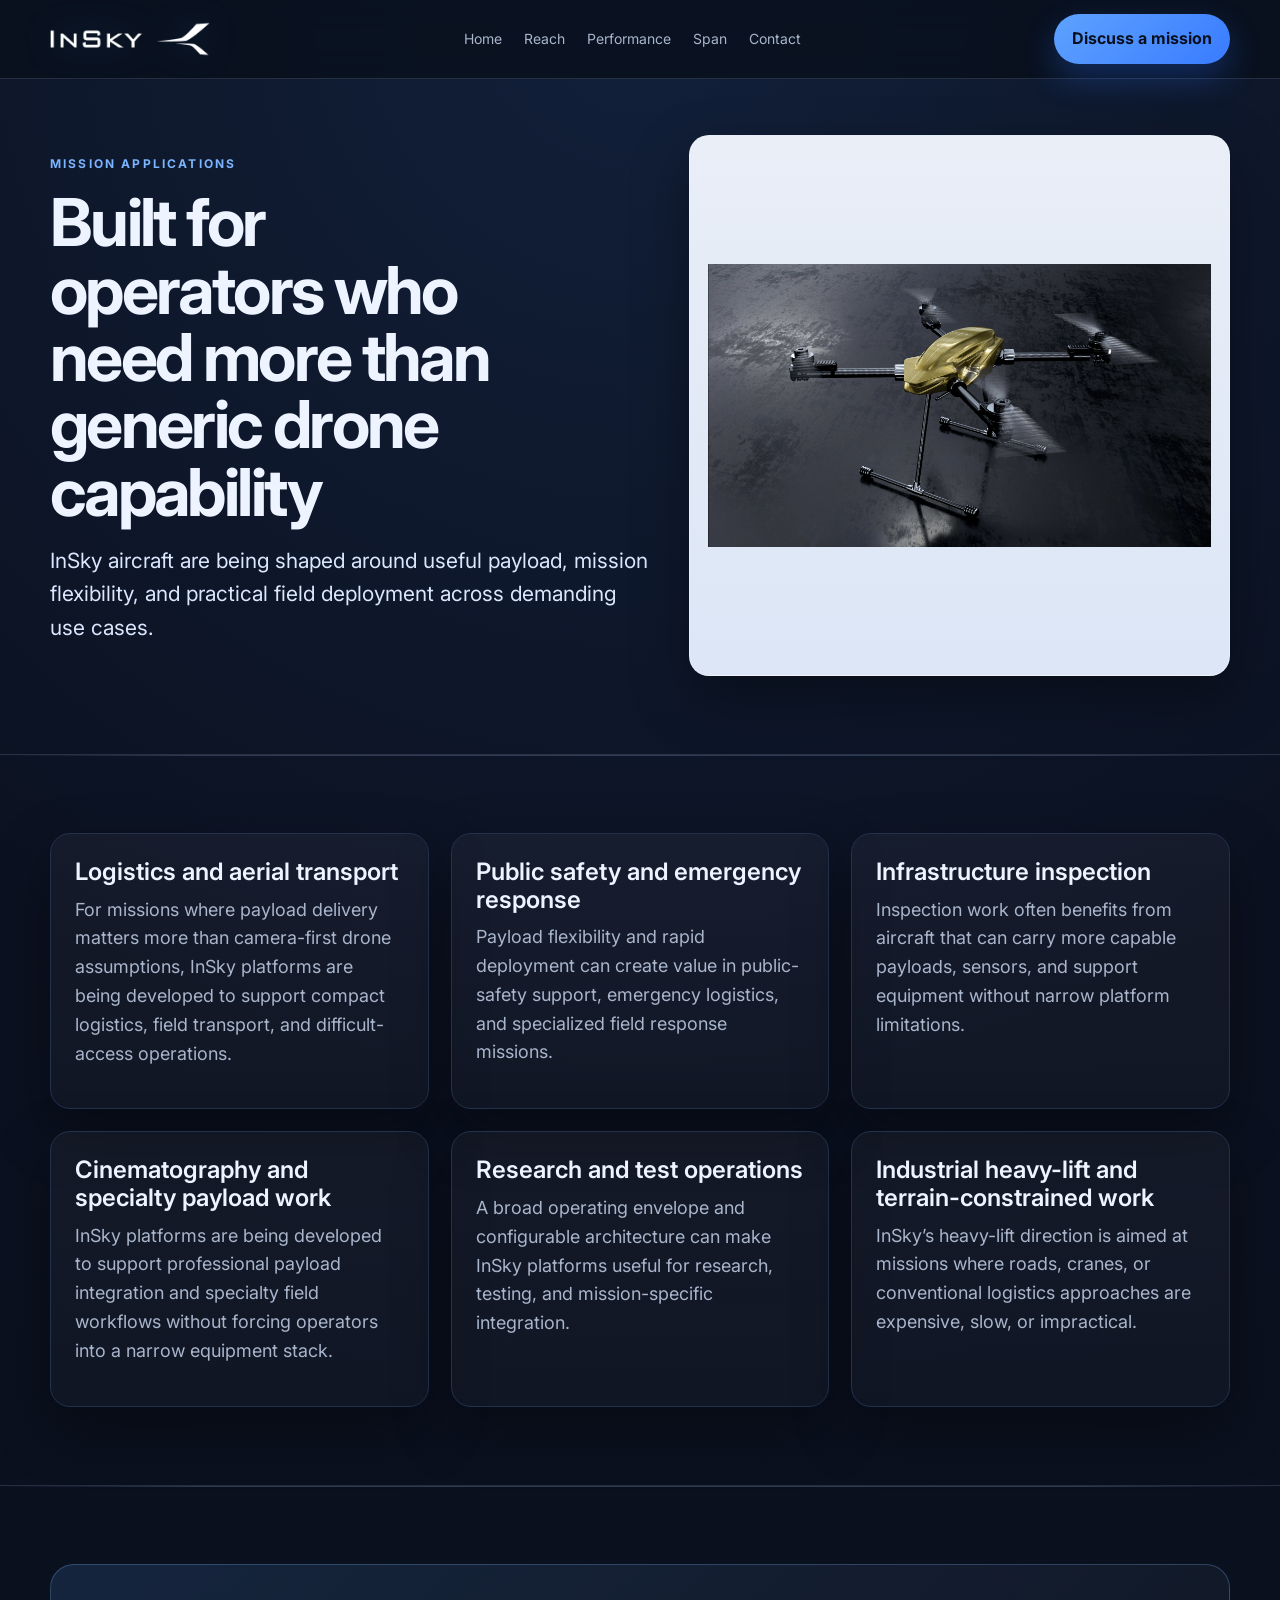
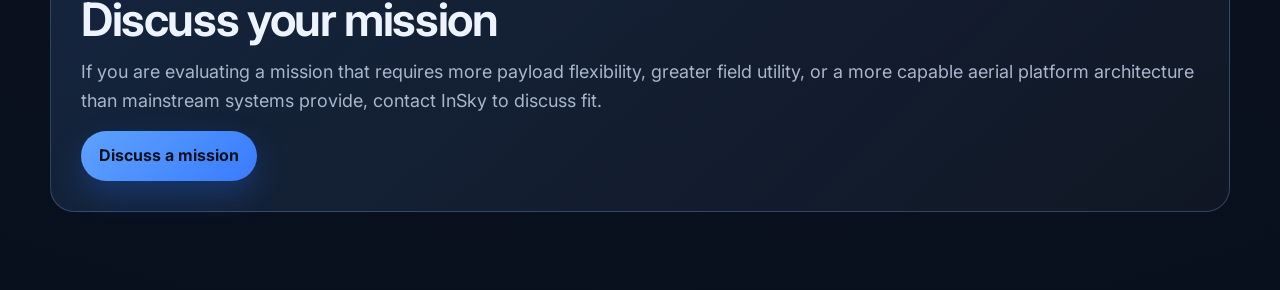
<file: applications.html>
<!DOCTYPE html>
<html lang="en">
<head>
  <meta charset="utf-8" />
  <meta name="viewport" content="width=device-width, initial-scale=1" />
  <title>InSky Applications</title>
  <meta name="description" content="Mission applications for InSky aerial platforms across logistics, public safety, inspection, research, and industrial field use." />
  <link rel="preconnect" href="https://fonts.googleapis.com">
  <link rel="preconnect" href="https://fonts.gstatic.com" crossorigin>
  <link href="https://fonts.googleapis.com/css2?family=Inter:wght@400;500;600;700&display=swap" rel="stylesheet">
  <link rel="stylesheet" href="./styles.css" />
</head>
<body>
  <header class="site-header">
    <div class="container nav">
      <a href="./index.html" class="brand"><img src="./logo-insky2.png" alt="InSky"></a>
      <nav class="nav-links">
        <a href="./index.html">Home</a>
        <a href="./legal.html">Reach</a>
        <a href="./performance.html">Performance</a>
        <a href="./span.html">Span</a>
        <a href="./index.html#contact">Contact</a>
      </nav>
      <a class="cta" href="./index.html#contact">Discuss a mission</a>
    </div>
  </header>

  <main>
    <section class="hero">
      <div class="container hero-grid">
        <div>
          <span class="eyebrow">Mission applications</span>
          <h1>Built for operators who need more than generic drone capability</h1>
          <p class="lead">InSky aircraft are being shaped around useful payload, mission flexibility, and practical field deployment across demanding use cases.</p>
        </div>
        <div class="hero-visual">
          <img src="./assets/reach-hero.jpg" alt="InSky Reach front render">
        </div>
      </div>
    </section>

    <section class="section">
      <div class="container cards-3">
        <div class="card"><h3>Logistics and aerial transport</h3><p>For missions where payload delivery matters more than camera-first drone assumptions, InSky platforms are being developed to support compact logistics, field transport, and difficult-access operations.</p></div>
        <div class="card"><h3>Public safety and emergency response</h3><p>Payload flexibility and rapid deployment can create value in public-safety support, emergency logistics, and specialized field response missions.</p></div>
        <div class="card"><h3>Infrastructure inspection</h3><p>Inspection work often benefits from aircraft that can carry more capable payloads, sensors, and support equipment without narrow platform limitations.</p></div>
        <div class="card"><h3>Cinematography and specialty payload work</h3><p>InSky platforms are being developed to support professional payload integration and specialty field workflows without forcing operators into a narrow equipment stack.</p></div>
        <div class="card"><h3>Research and test operations</h3><p>A broad operating envelope and configurable architecture can make InSky platforms useful for research, testing, and mission-specific integration.</p></div>
        <div class="card"><h3>Industrial heavy-lift and terrain-constrained work</h3><p>InSky’s heavy-lift direction is aimed at missions where roads, cranes, or conventional logistics approaches are expensive, slow, or impractical.</p></div>
      </div>
    </section>

    <section class="section">
      <div class="container band">
        <h2>Discuss your mission</h2>
        <p>If you are evaluating a mission that requires more payload flexibility, greater field utility, or a more capable aerial platform architecture than mainstream systems provide, contact InSky to discuss fit.</p>
        <a class="cta" href="./index.html#contact">Discuss a mission</a>
      </div>
    </section>
  </main>
</body>
</html>
</file>
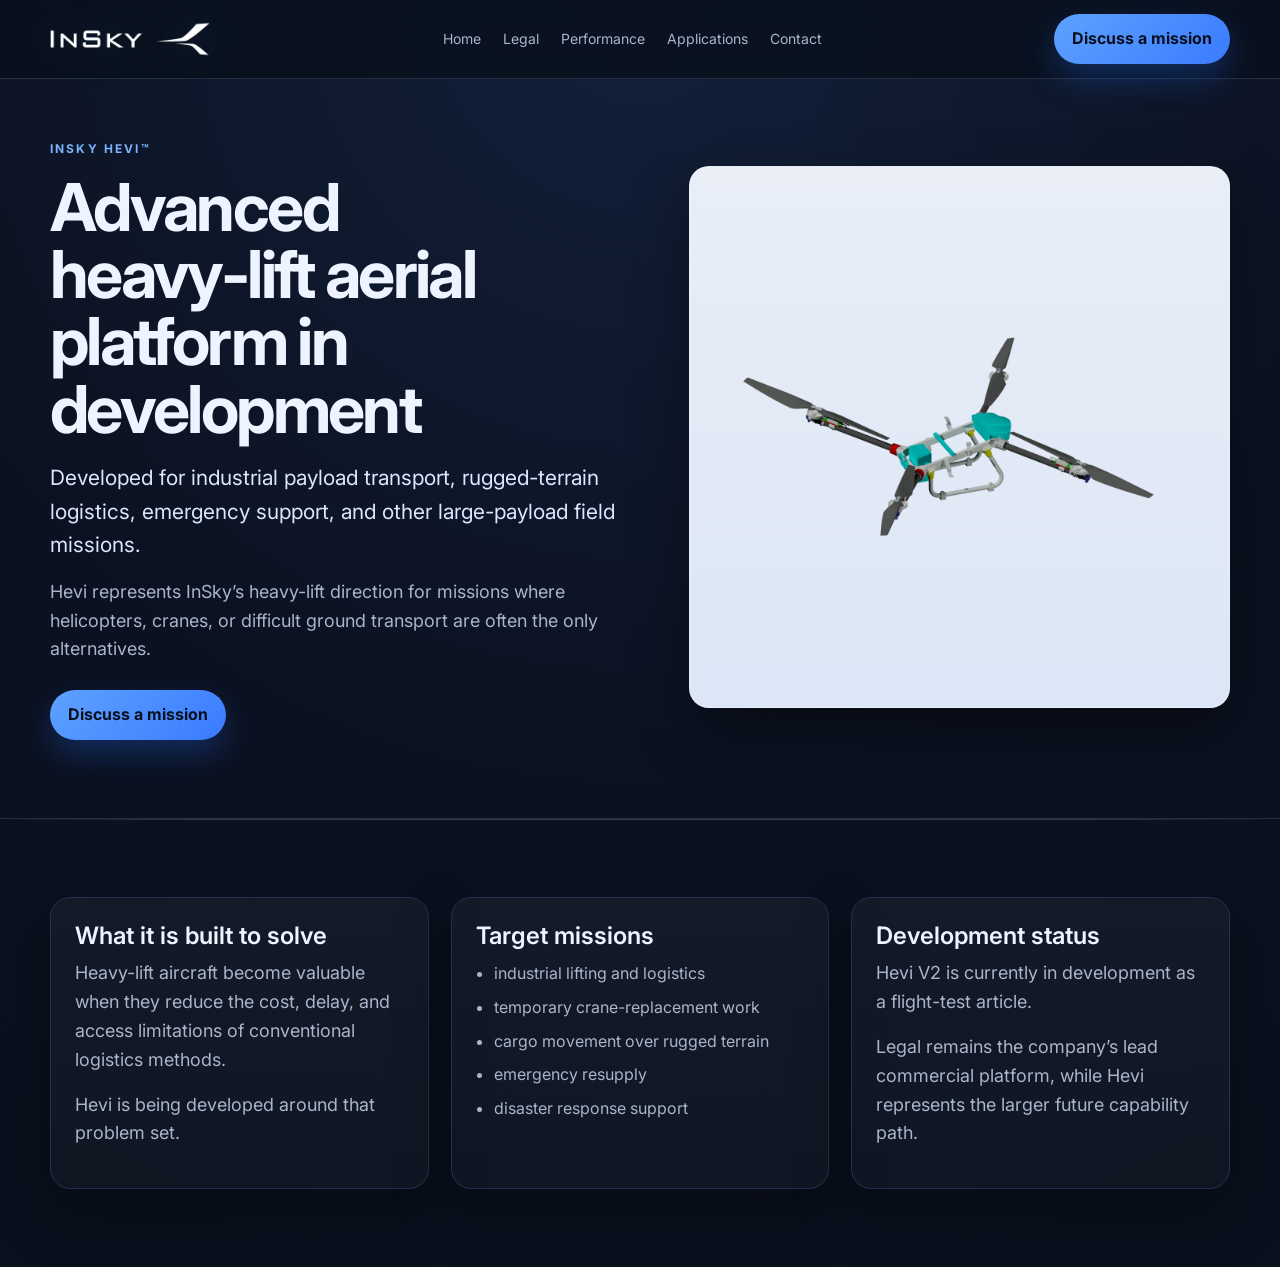
<file: hevi.html>
<!DOCTYPE html>
<html lang="en">
<head>
  <meta charset="utf-8" />
  <meta name="viewport" content="width=device-width, initial-scale=1" />
  <title>InSky Hevi — Heavy-Lift Platform in Development</title>
  <meta name="description" content="InSky Hevi is an advanced heavy-lift aerial platform in development for industrial payload transport, rugged-terrain logistics, emergency support, and large-payload field missions." />
  <link rel="preconnect" href="https://fonts.googleapis.com">
  <link rel="preconnect" href="https://fonts.gstatic.com" crossorigin>
  <link href="https://fonts.googleapis.com/css2?family=Inter:wght@400;500;600;700&display=swap" rel="stylesheet">
  <link rel="stylesheet" href="./styles.css" />
</head>
<body>
  <header class="site-header">
    <div class="container nav">
      <a href="./index.html" class="brand"><img src="./logo-insky2.png" alt="InSky"></a>
      <nav class="nav-links">
        <a href="./index.html">Home</a>
        <a href="./legal.html">Legal</a>
        <a href="./performance.html">Performance</a>
        <a href="./applications.html">Applications</a>
        <a href="./index.html#contact">Contact</a>
      </nav>
      <a class="cta" href="./index.html#contact">Discuss a mission</a>
    </div>
  </header>

  <main>
    <section class="hero">
      <div class="container hero-grid">
        <div>
          <span class="eyebrow">InSky Hevi™</span>
          <h1>Advanced heavy-lift aerial platform in development</h1>
          <p class="lead">Developed for industrial payload transport, rugged-terrain logistics, emergency support, and other large-payload field missions.</p>
          <p>Hevi represents InSky’s heavy-lift direction for missions where helicopters, cranes, or difficult ground transport are often the only alternatives.</p>
          <div class="button-row">
            <a class="cta" href="./index.html#contact">Discuss a mission</a>
          </div>
        </div>
        <div class="hero-visual">
          <img src="./assets/hevi-proto.png" alt="InSky Hevi prototype render">
        </div>
      </div>
    </section>

    <section class="section">
      <div class="container cards-3">
        <div class="card">
          <h3>What it is built to solve</h3>
          <p>Heavy-lift aircraft become valuable when they reduce the cost, delay, and access limitations of conventional logistics methods.</p>
          <p>Hevi is being developed around that problem set.</p>
        </div>
        <div class="card">
          <h3>Target missions</h3>
          <ul class="list">
            <li>industrial lifting and logistics</li>
            <li>temporary crane-replacement work</li>
            <li>cargo movement over rugged terrain</li>
            <li>emergency resupply</li>
            <li>disaster response support</li>
          </ul>
        </div>
        <div class="card">
          <h3>Development status</h3>
          <p>Hevi V2 is currently in development as a flight-test article.</p>
          <p>Legal remains the company’s lead commercial platform, while Hevi represents the larger future capability path.</p>
        </div>
      </div>
    </section>
  </main>
</body>
</html>
</file>
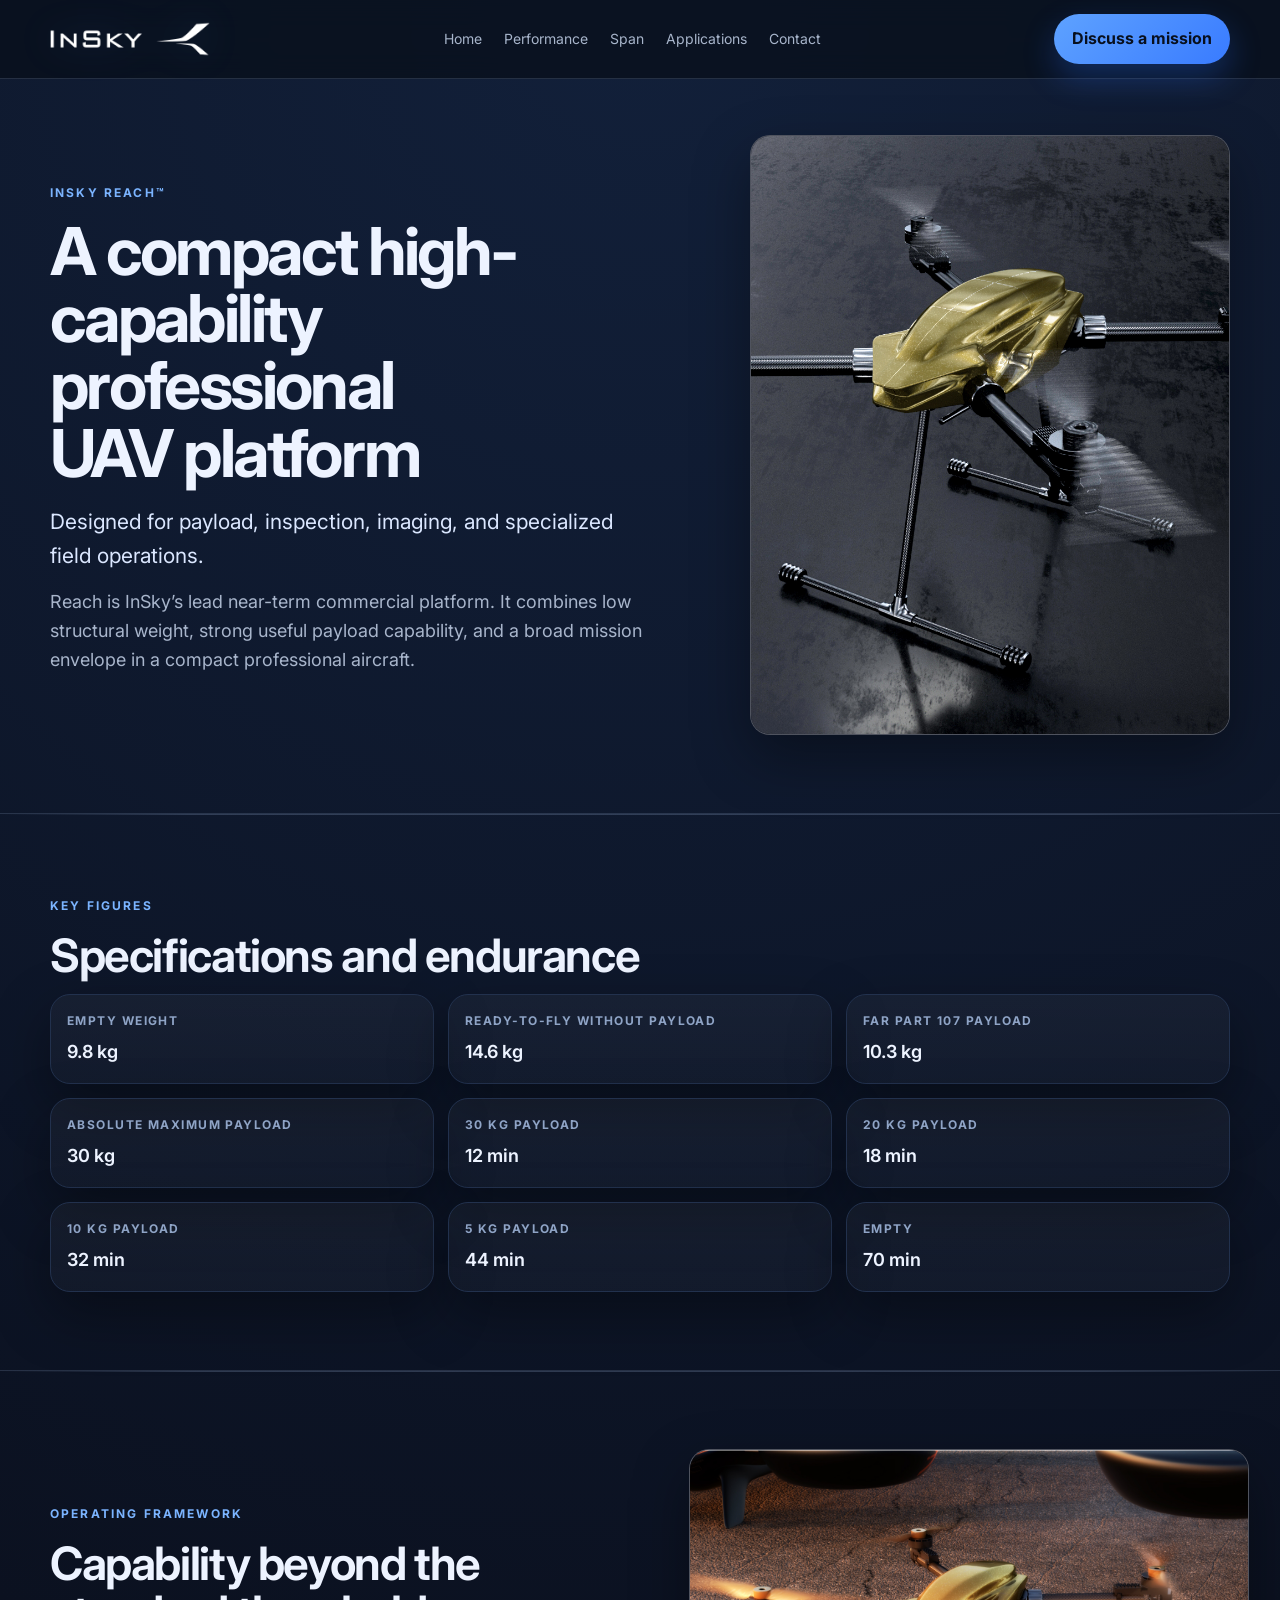
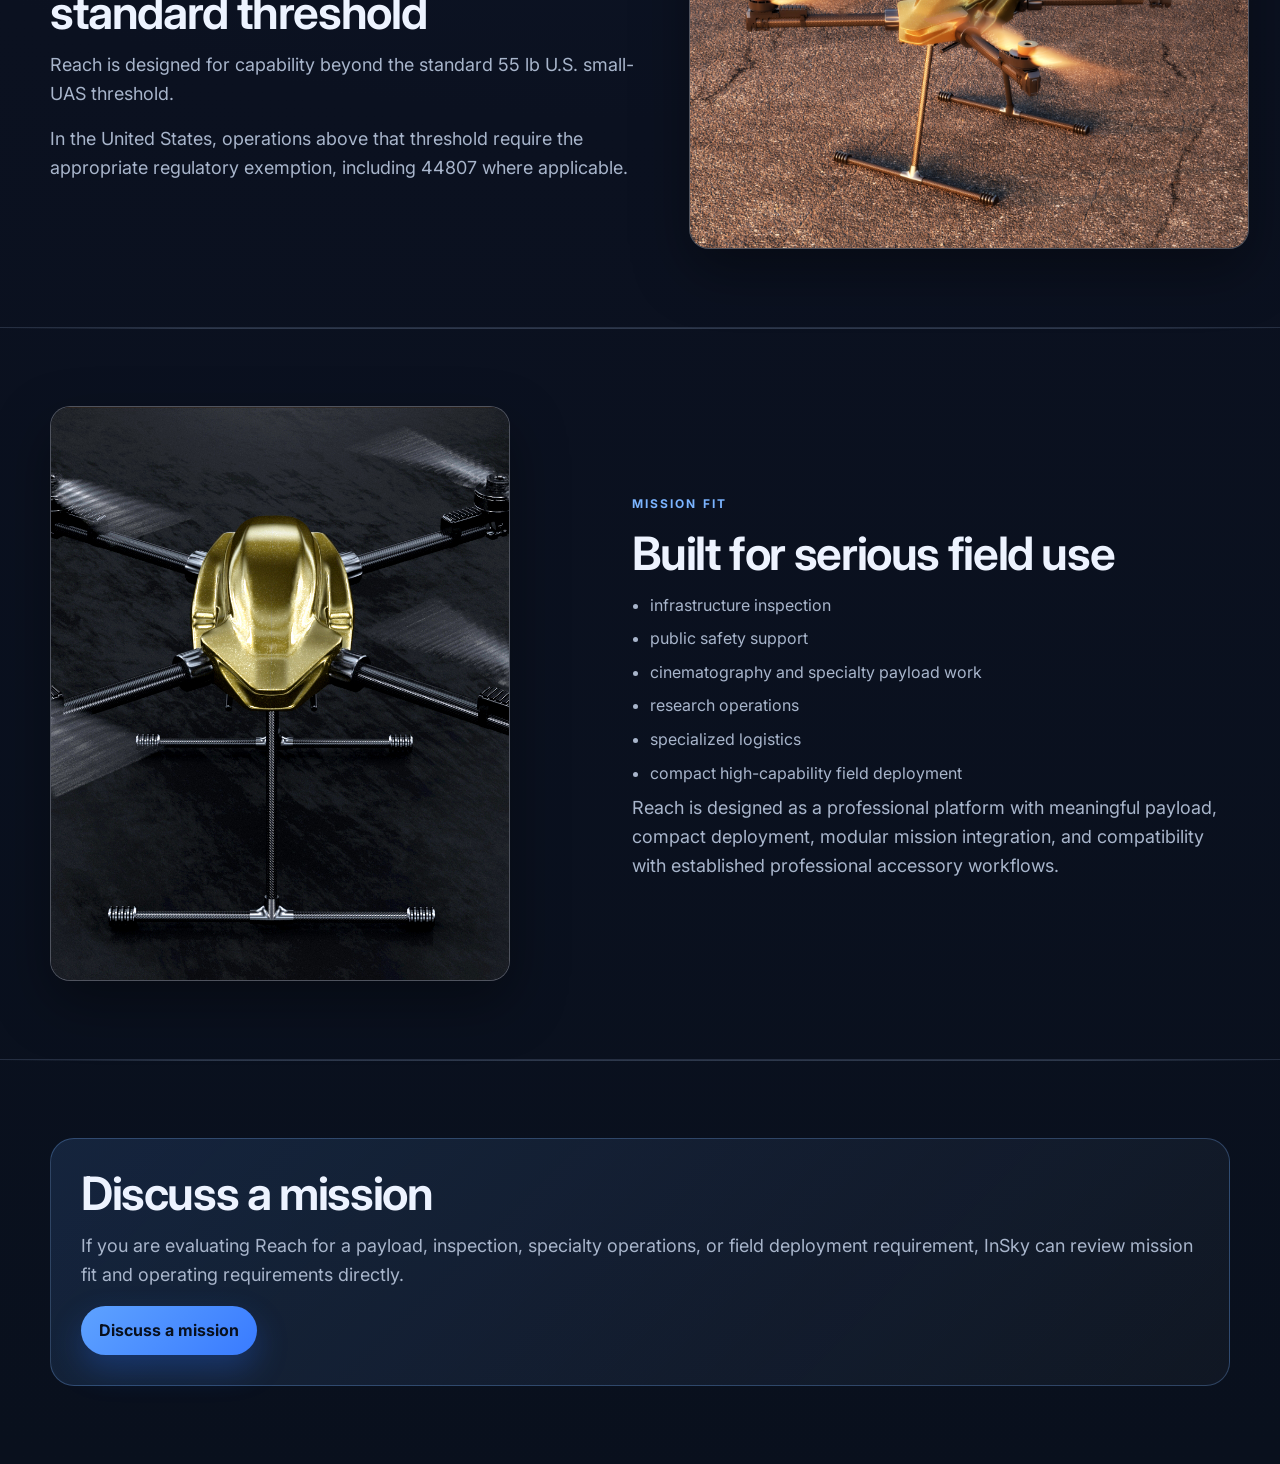
<file: legal.html>
<!DOCTYPE html>
<html lang="en">
<head>
  <meta charset="utf-8" />
  <meta name="viewport" content="width=device-width, initial-scale=1" />
  <title>InSky Reach — Compact High-Capability Professional UAV</title>
  <meta name="description" content="InSky Reach is a compact high-capability professional UAV platform for payload, inspection, imaging, and specialized field operations." />
  <link rel="preconnect" href="https://fonts.googleapis.com">
  <link rel="preconnect" href="https://fonts.gstatic.com" crossorigin>
  <link href="https://fonts.googleapis.com/css2?family=Inter:wght@400;500;600;700&display=swap" rel="stylesheet">
  <link rel="stylesheet" href="./styles.css" />
</head>
<body>
  <header class="site-header">
    <div class="container nav">
      <a href="./index.html" class="brand"><img src="./logo-insky2.png" alt="InSky"></a>
      <nav class="nav-links">
        <a href="./index.html">Home</a>
        <a href="./performance.html">Performance</a>
        <a href="./span.html">Span</a>
        <a href="./applications.html">Applications</a>
        <a href="./index.html#contact">Contact</a>
      </nav>
      <a class="cta" href="./index.html#contact">Discuss a mission</a>
    </div>
  </header>

  <main>
    <section class="hero">
      <div class="container hero-grid">
        <div>
          <span class="eyebrow">InSky Reach™</span>
          <h1>A compact high-capability professional UAV platform</h1>
          <p class="lead">Designed for payload, inspection, imaging, and specialized field operations.</p>
          <p>Reach is InSky’s lead near-term commercial platform. It combines low structural weight, strong useful payload capability, and a broad mission envelope in a compact professional aircraft.</p>
        </div>
        <div class="hero-visual hero-visual--cover hero-visual--square">
          <img src="./assets/reach-hero.jpg" alt="InSky Reach aircraft view">
        </div>
      </div>
    </section>

    <section class="section">
      <div class="container">
        <span class="eyebrow">Key figures</span>
        <h2>Specifications and endurance</h2>
        <div class="spec-grid">
          <div class="spec"><strong>Empty weight</strong><span>9.8 kg</span></div>
          <div class="spec"><strong>Ready-to-fly without payload</strong><span>14.6 kg</span></div>
          <div class="spec"><strong>FAR Part 107 payload</strong><span>10.3 kg</span></div>
          <div class="spec"><strong>Absolute maximum payload</strong><span>30 kg</span></div>
          <div class="spec"><strong>30 kg payload</strong><span>12 min</span></div>
          <div class="spec"><strong>20 kg payload</strong><span>18 min</span></div>
          <div class="spec"><strong>10 kg payload</strong><span>32 min</span></div>
          <div class="spec"><strong>5 kg payload</strong><span>44 min</span></div>
          <div class="spec"><strong>Empty</strong><span>70 min</span></div>
        </div>
      </div>
    </section>

    <section class="section">
      <div class="container split">
        <div>
          <span class="eyebrow">Operating framework</span>
          <h2>Capability beyond the standard threshold</h2>
          <p>Reach is designed for capability beyond the standard 55 lb U.S. small-UAS threshold.</p>
          <p>In the United States, operations above that threshold require the appropriate regulatory exemption, including 44807 where applicable.</p>
        </div>
        <div class="visual-panel visual-panel--reach-wide">
          <img src="./assets/reach-scene.jpg" alt="InSky Reach aircraft in scene view">
        </div>
      </div>
    </section>

    <section class="section">
      <div class="container split reverse">
        <div class="visual-panel visual-panel--reach-front">
          <img src="./assets/reach-front.jpg" alt="InSky Reach front view">
        </div>
        <div>
          <span class="eyebrow">Mission fit</span>
          <h2>Built for serious field use</h2>
          <ul class="list">
            <li>infrastructure inspection</li>
            <li>public safety support</li>
            <li>cinematography and specialty payload work</li>
            <li>research operations</li>
            <li>specialized logistics</li>
            <li>compact high-capability field deployment</li>
          </ul>
          <p>Reach is designed as a professional platform with meaningful payload, compact deployment, modular mission integration, and compatibility with established professional accessory workflows.</p>
        </div>
      </div>
    </section>

    <section class="section">
      <div class="container band">
        <h2>Discuss a mission</h2>
        <p>If you are evaluating Reach for a payload, inspection, specialty operations, or field deployment requirement, InSky can review mission fit and operating requirements directly.</p>
        <a class="cta" href="./index.html#contact">Discuss a mission</a>
      </div>
    </section>
  </main>
</body>
</html>
</file>
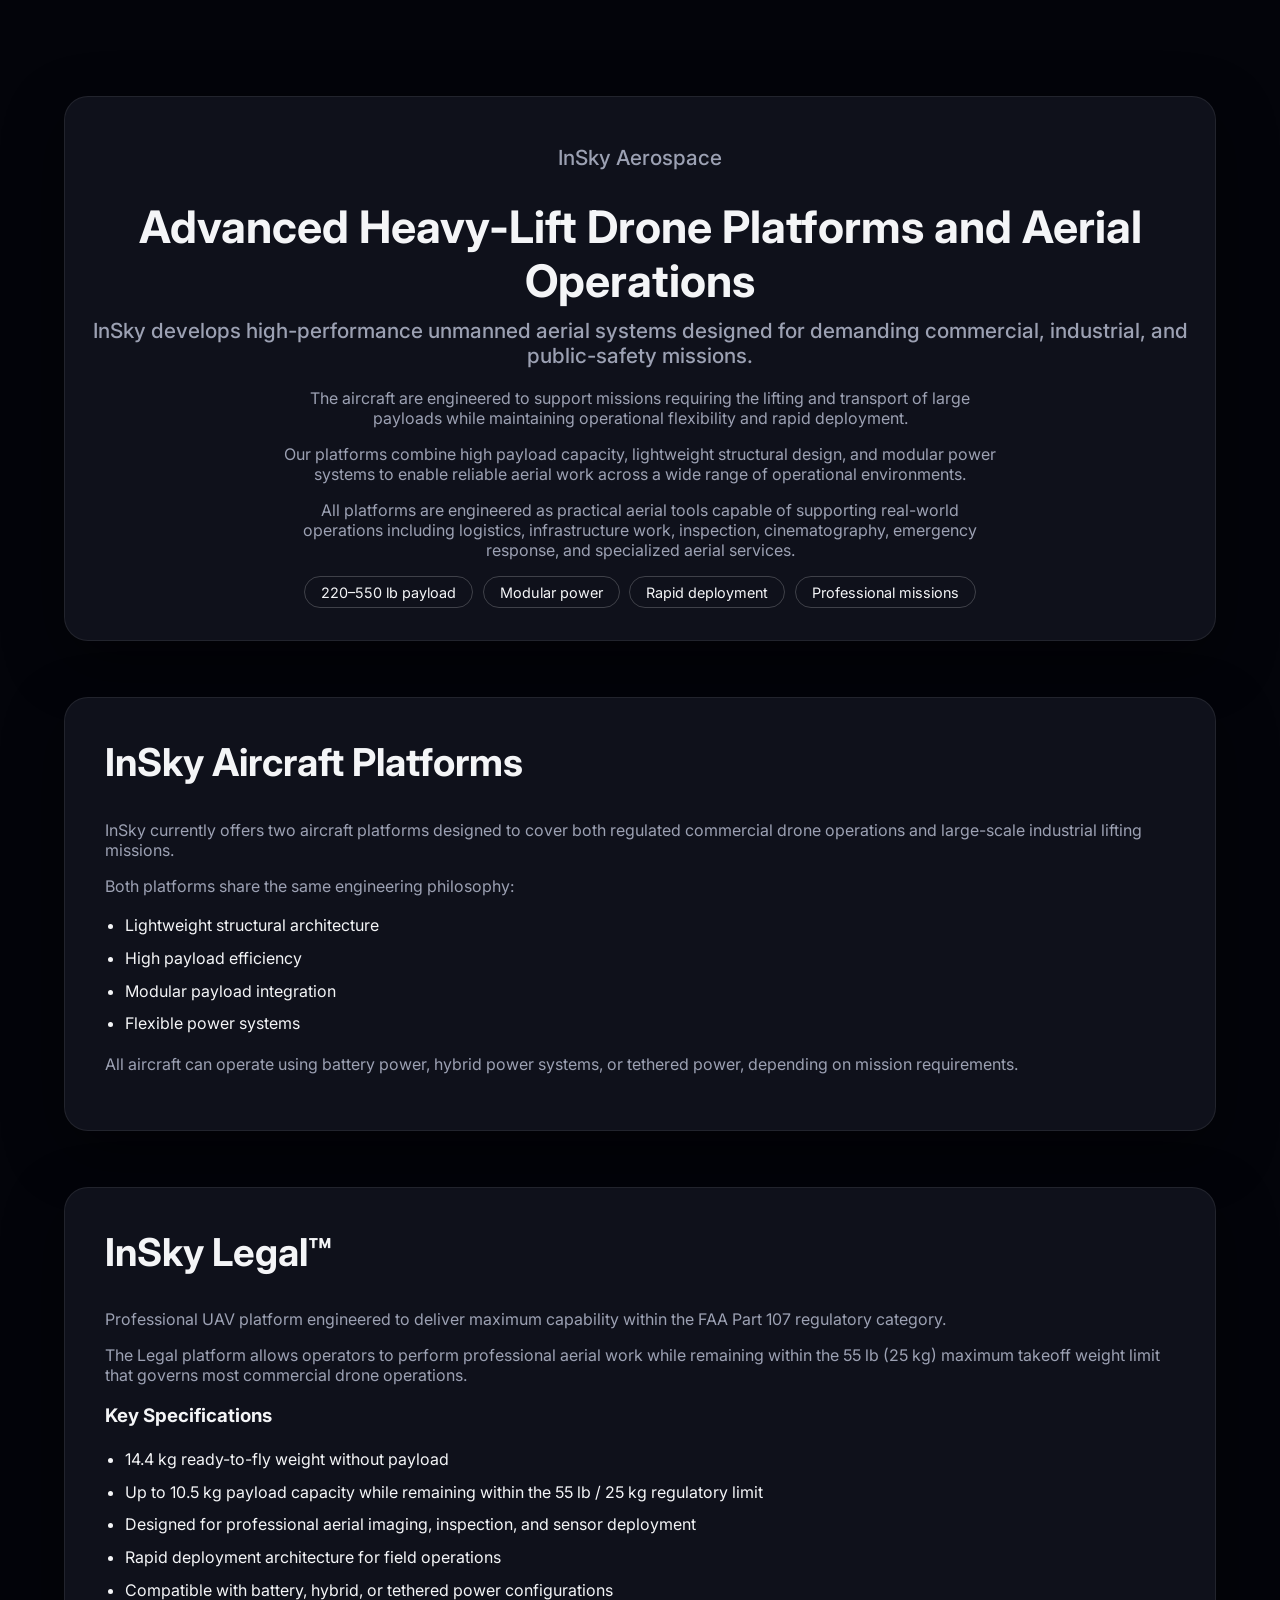
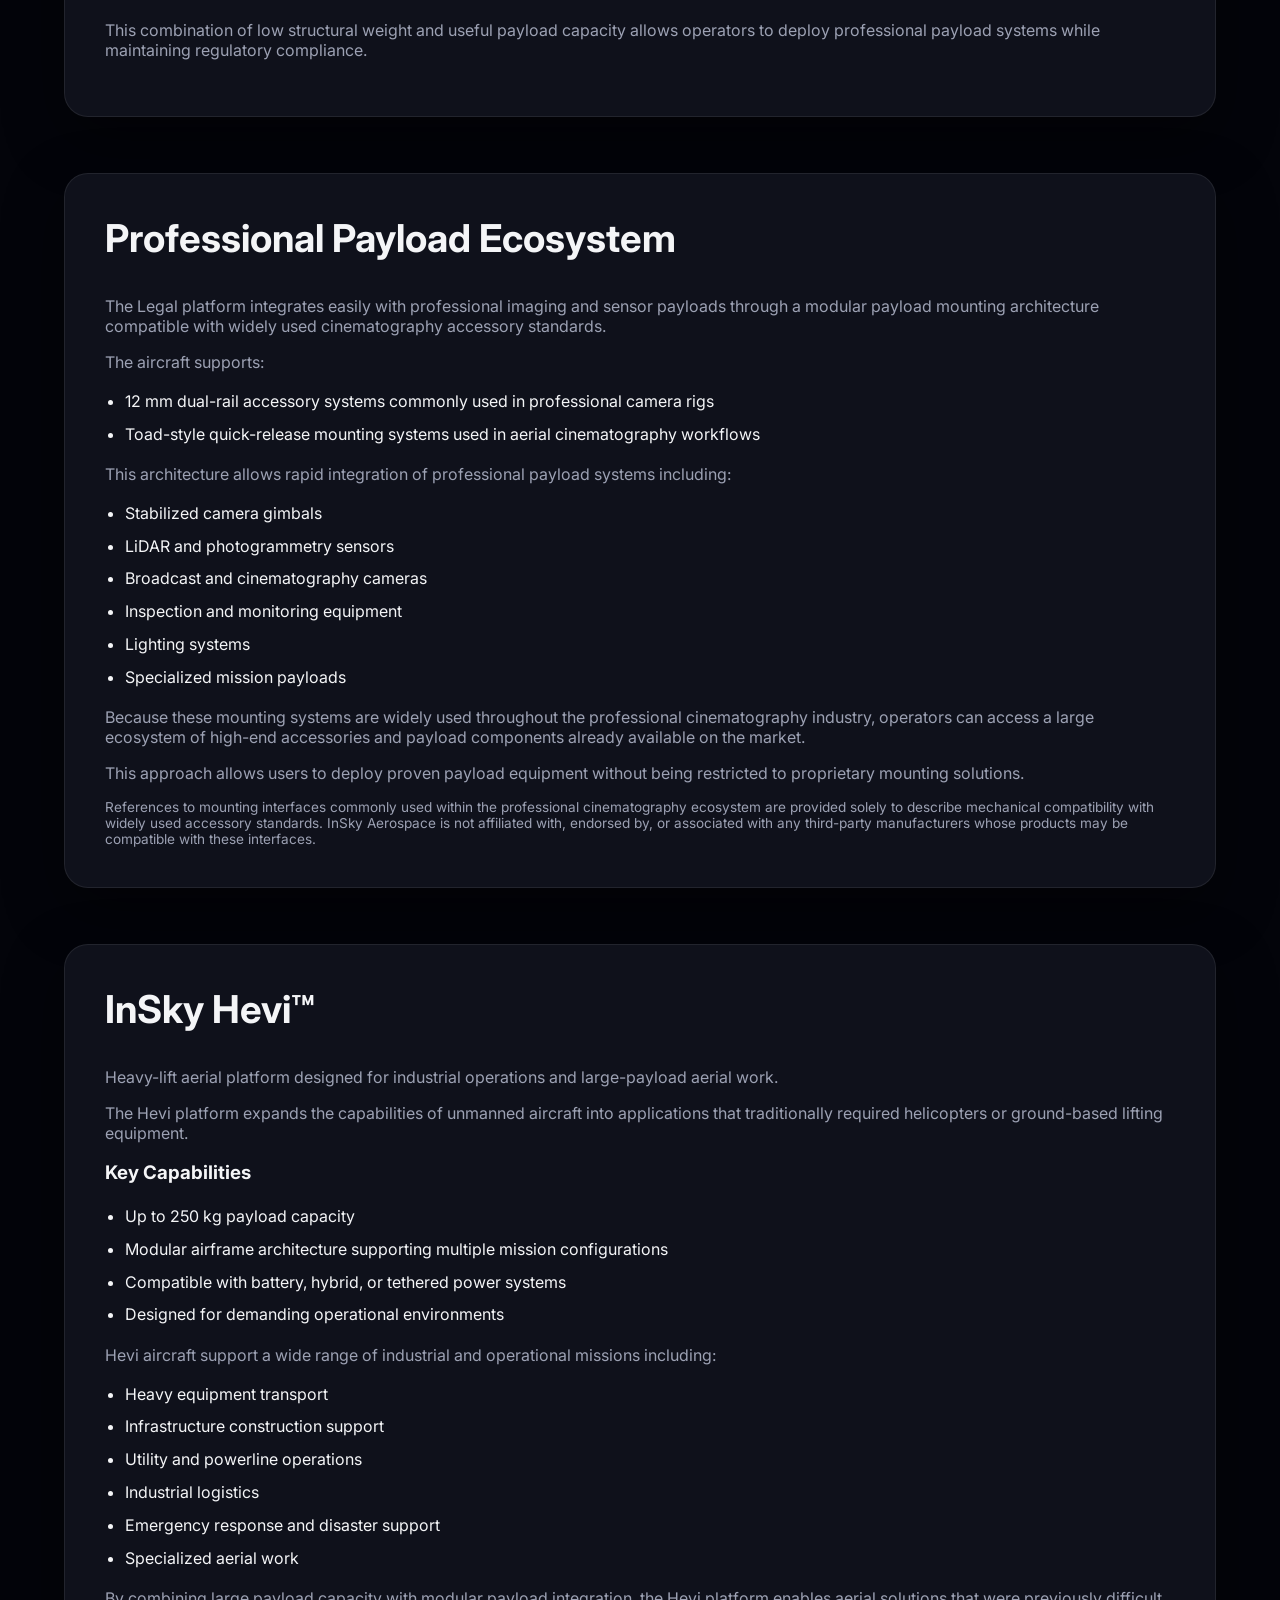
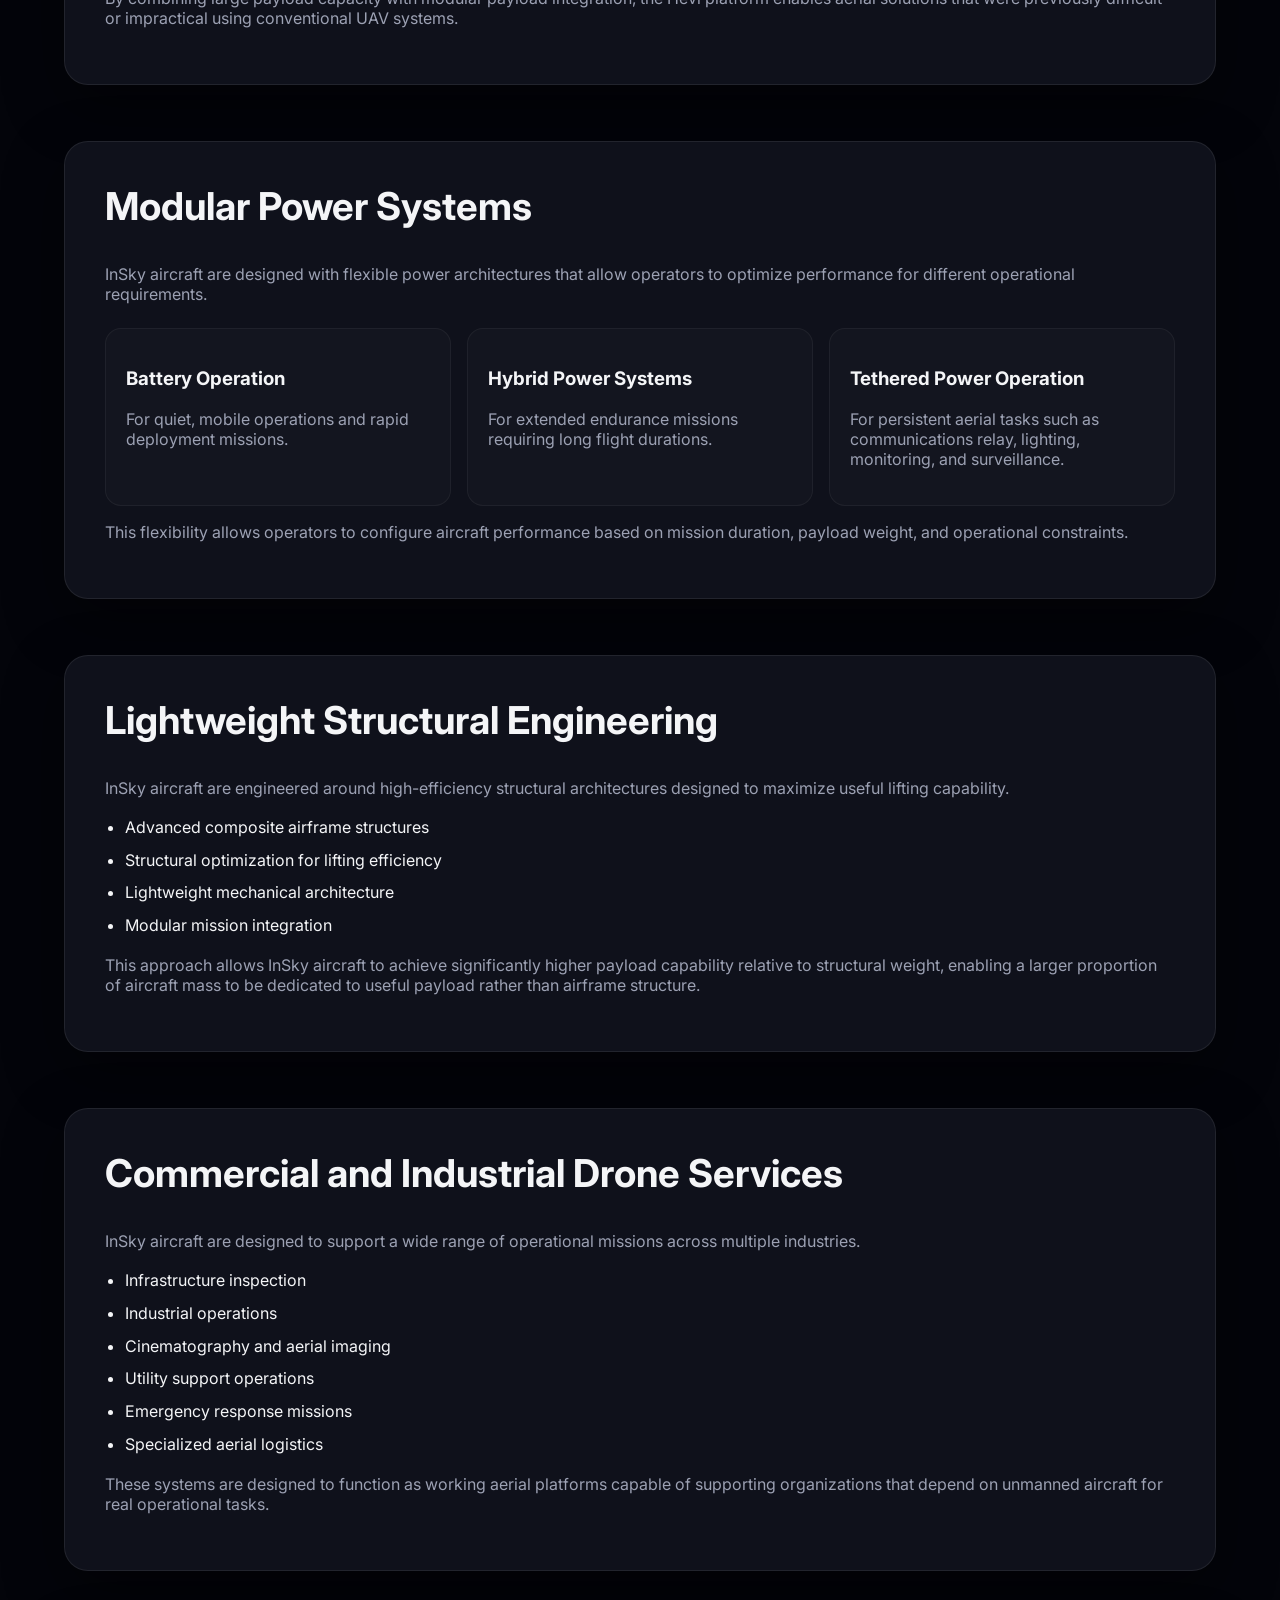
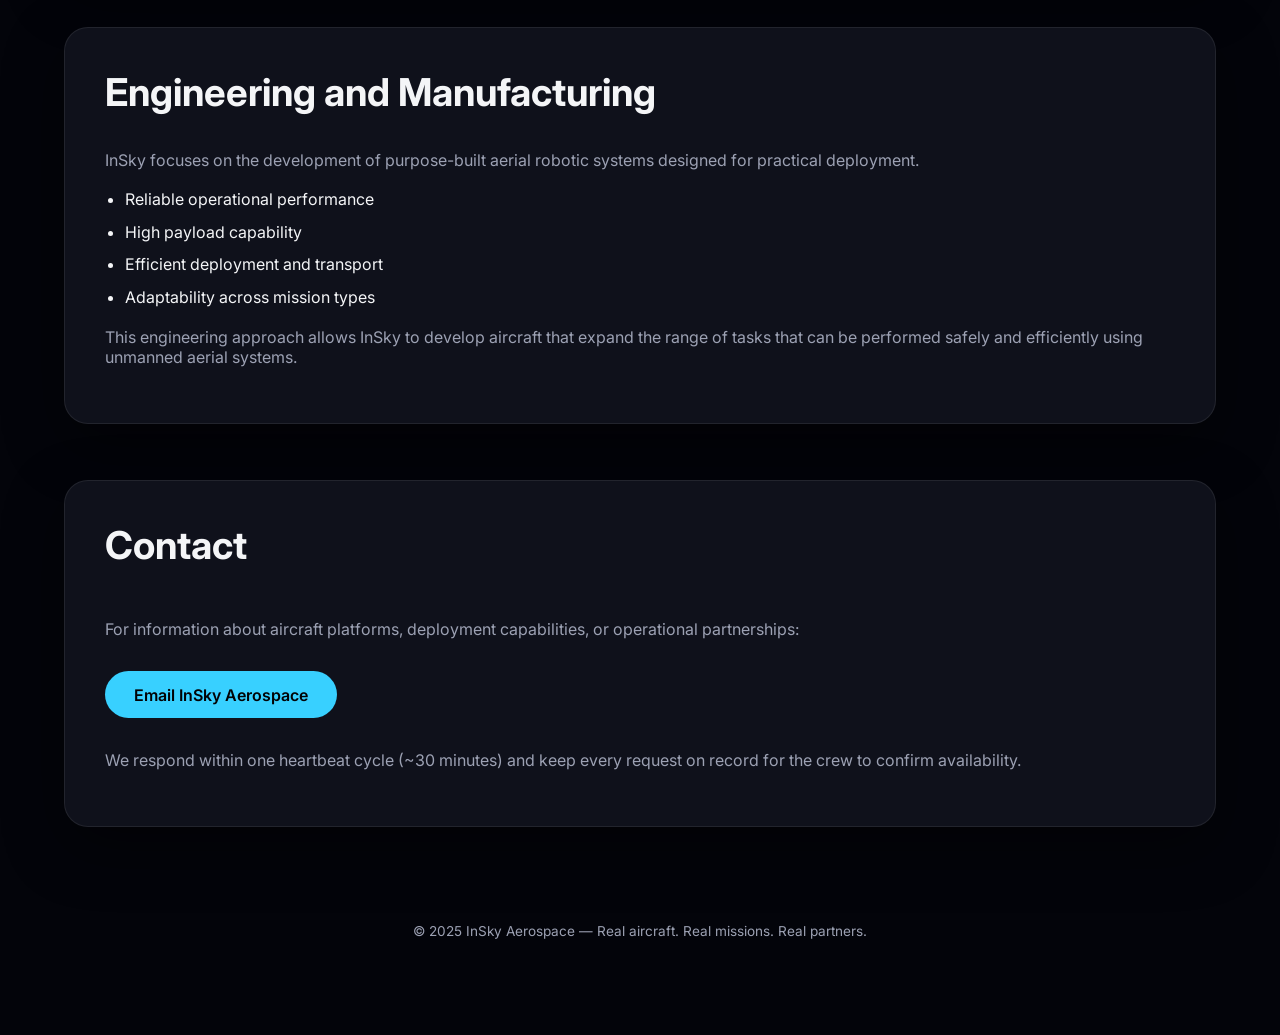
<file: modern-index.html>
<!DOCTYPE html>
<html lang="en">
<head>
  <meta charset="UTF-8" />
  <meta name="viewport" content="width=device-width, initial-scale=1" />
  <title>InSky Aerospace — Heavy-Lift Platforms</title>
  <link rel="preconnect" href="https://fonts.googleapis.com" />
  <link rel="preconnect" href="https://fonts.gstatic.com" crossorigin />
  <link href="https://fonts.googleapis.com/css2?family=Inter:wght@400;500;600;700&display=swap" rel="stylesheet" />
  <style>
    :root {
      --bg: #03040a;
      --panel: #0f111b;
      --accent: #38d0ff;
      --text: #f4f5f7;
      --muted: #9ca1b3;
      font-family: 'Inter', system-ui, sans-serif;
    }
    * { box-sizing: border-box; }
    body {
      margin: 0;
      background: var(--bg);
      color: var(--text);
    }
    .container {
      width: min(1200px, 100%);
      margin: 0 auto;
      padding: 2.5rem 1.5rem 4rem;
    }
    .section {
      margin-top: 3.5rem;
      padding: 2.5rem;
      background: var(--panel);
      border-radius: 1.5rem;
      border: 1px solid rgba(255,255,255,0.08);
      box-shadow: 0 20px 60px rgba(0,0,0,0.45);
    }
    .section h2 {
      margin-top: 0;
      font-size: clamp(2.2rem, 3vw, 3rem);
      line-height: 1.3;
    }
    .section p {
      color: var(--muted);
      font-size: 1rem;
      margin-bottom: 1rem;
    }
    .divider {
      border: none;
      border-top: 1px solid rgba(255,255,255,0.1);
      margin: 1.25rem 0;
    }
    ul {
      padding-left: 1.25rem;
      margin-top: 0;
      color: var(--text);
      line-height: 1.7;
    }
    ul li {
      margin-bottom: 0.35rem;
    }
    .hero {
      text-align: center;
      padding: 3rem 1rem 2rem;
    }
    .hero h1 {
      font-size: clamp(2.8rem, 3vw, 3.6rem);
      margin-bottom: 0.6rem;
    }
    .hero h3 {
      font-size: 1.3rem;
      font-weight: 500;
      color: var(--muted);
      margin-top: 0;
    }
    .hero p {
      max-width: 72ch;
      margin: 1rem auto;
    }
    .chips {
      display: flex;
      flex-wrap: wrap;
      justify-content: center;
      gap: 0.6rem;
      margin-top: 1rem;
    }
    .chip {
      padding: 0.4rem 1rem;
      border-radius: 999px;
      border: 1px solid rgba(255,255,255,0.2);
      font-size: 0.9rem;
      color: var(--text);
    }
    .grid {
      display: grid;
      grid-template-columns: repeat(auto-fit, minmax(220px, 1fr));
      gap: 1rem;
      margin-top: 1.5rem;
    }
    .grid .card {
      background: rgba(255,255,255,0.02);
      border-radius: 1rem;
      padding: 1.25rem;
      border: 1px solid rgba(255,255,255,0.05);
    }
    footer {
      margin-top: 4rem;
      padding: 2rem 0;
      text-align: center;
      color: var(--muted);
      font-size: 0.85rem;
    }
    .contact-box {
      display: flex;
      flex-direction: column;
      gap: 1rem;
    }
    .btn {
      align-self: flex-start;
      padding: 0.85rem 1.8rem;
      border-radius: 999px;
      background: var(--accent);
      color: #020305;
      font-weight: 600;
      text-decoration: none;
      border: none;
      cursor: pointer;
      transition: transform 0.2s ease;
    }
    .btn:hover {
      transform: translateY(-2px);
    }
    .footnote {
      font-size: 0.85rem;
      color: var(--muted);
    }
  </style>
</head>
<body>
  <div class="container">
    <header class="section hero">
      <h3>InSky Aerospace</h3>
      <h1>Advanced Heavy-Lift Drone Platforms and Aerial Operations</h1>
      <h3>InSky develops high-performance unmanned aerial systems designed for demanding commercial, industrial, and public-safety missions.</h3>
      <p>The aircraft are engineered to support missions requiring the lifting and transport of large payloads while maintaining operational flexibility and rapid deployment.</p>
      <p>Our platforms combine high payload capacity, lightweight structural design, and modular power systems to enable reliable aerial work across a wide range of operational environments.</p>
      <p>All platforms are engineered as practical aerial tools capable of supporting real-world operations including logistics, infrastructure work, inspection, cinematography, emergency response, and specialized aerial services.</p>
      <div class="chips">
        <span class="chip">220–550 lb payload</span>
        <span class="chip">Modular power</span>
        <span class="chip">Rapid deployment</span>
        <span class="chip">Professional missions</span>
      </div>
    </header>

    <section class="section">
      <h2>InSky Aircraft Platforms</h2>
      <p>InSky currently offers two aircraft platforms designed to cover both regulated commercial drone operations and large-scale industrial lifting missions.</p>
      <p>Both platforms share the same engineering philosophy:</p>
      <ul>
        <li>Lightweight structural architecture</li>
        <li>High payload efficiency</li>
        <li>Modular payload integration</li>
        <li>Flexible power systems</li>
      </ul>
      <p>All aircraft can operate using battery power, hybrid power systems, or tethered power, depending on mission requirements.</p>
    </section>

    <section class="section" id="legal">
      <h2>InSky Legal™</h2>
      <p>Professional UAV platform engineered to deliver maximum capability within the FAA Part 107 regulatory category.</p>
      <p>The Legal platform allows operators to perform professional aerial work while remaining within the 55 lb (25 kg) maximum takeoff weight limit that governs most commercial drone operations.</p>
      <h3>Key Specifications</h3>
      <ul>
        <li>14.4 kg ready-to-fly weight without payload</li>
        <li>Up to 10.5 kg payload capacity while remaining within the 55 lb / 25 kg regulatory limit</li>
        <li>Designed for professional aerial imaging, inspection, and sensor deployment</li>
        <li>Rapid deployment architecture for field operations</li>
        <li>Compatible with battery, hybrid, or tethered power configurations</li>
      </ul>
      <p>This combination of low structural weight and useful payload capacity allows operators to deploy professional payload systems while maintaining regulatory compliance.</p>
    </section>

    <section class="section">
      <h2>Professional Payload Ecosystem</h2>
      <p>The Legal platform integrates easily with professional imaging and sensor payloads through a modular payload mounting architecture compatible with widely used cinematography accessory standards.</p>
      <p>The aircraft supports:</p>
      <ul>
        <li>12 mm dual-rail accessory systems commonly used in professional camera rigs</li>
        <li>Toad-style quick-release mounting systems used in aerial cinematography workflows</li>
      </ul>
      <p>This architecture allows rapid integration of professional payload systems including:</p>
      <ul>
        <li>Stabilized camera gimbals</li>
        <li>LiDAR and photogrammetry sensors</li>
        <li>Broadcast and cinematography cameras</li>
        <li>Inspection and monitoring equipment</li>
        <li>Lighting systems</li>
        <li>Specialized mission payloads</li>
      </ul>
      <p>Because these mounting systems are widely used throughout the professional cinematography industry, operators can access a large ecosystem of high-end accessories and payload components already available on the market.</p>
      <p>This approach allows users to deploy proven payload equipment without being restricted to proprietary mounting solutions.</p>
      <div class="footnote">
        References to mounting interfaces commonly used within the professional cinematography ecosystem are provided solely to describe mechanical compatibility with widely used accessory standards. InSky Aerospace is not affiliated with, endorsed by, or associated with any third-party manufacturers whose products may be compatible with these interfaces.
      </div>
    </section>

    <section class="section">
      <h2>InSky Hevi™</h2>
      <p>Heavy-lift aerial platform designed for industrial operations and large-payload aerial work.</p>
      <p>The Hevi platform expands the capabilities of unmanned aircraft into applications that traditionally required helicopters or ground-based lifting equipment.</p>
      <h3>Key Capabilities</h3>
      <ul>
        <li>Up to 250 kg payload capacity</li>
        <li>Modular airframe architecture supporting multiple mission configurations</li>
        <li>Compatible with battery, hybrid, or tethered power systems</li>
        <li>Designed for demanding operational environments</li>
      </ul>
      <p>Hevi aircraft support a wide range of industrial and operational missions including:</p>
      <ul>
        <li>Heavy equipment transport</li>
        <li>Infrastructure construction support</li>
        <li>Utility and powerline operations</li>
        <li>Industrial logistics</li>
        <li>Emergency response and disaster support</li>
        <li>Specialized aerial work</li>
      </ul>
      <p>By combining large payload capacity with modular payload integration, the Hevi platform enables aerial solutions that were previously difficult or impractical using conventional UAV systems.</p>
    </section>

    <section class="section">
      <h2>Modular Power Systems</h2>
      <p>InSky aircraft are designed with flexible power architectures that allow operators to optimize performance for different operational requirements.</p>
      <div class="grid">
        <div class="card">
          <h3>Battery Operation</h3>
          <p>For quiet, mobile operations and rapid deployment missions.</p>
        </div>
        <div class="card">
          <h3>Hybrid Power Systems</h3>
          <p>For extended endurance missions requiring long flight durations.</p>
        </div>
        <div class="card">
          <h3>Tethered Power Operation</h3>
          <p>For persistent aerial tasks such as communications relay, lighting, monitoring, and surveillance.</p>
        </div>
      </div>
      <p>This flexibility allows operators to configure aircraft performance based on mission duration, payload weight, and operational constraints.</p>
    </section>

    <section class="section">
      <h2>Lightweight Structural Engineering</h2>
      <p>InSky aircraft are engineered around high-efficiency structural architectures designed to maximize useful lifting capability.</p>
      <ul>
        <li>Advanced composite airframe structures</li>
        <li>Structural optimization for lifting efficiency</li>
        <li>Lightweight mechanical architecture</li>
        <li>Modular mission integration</li>
      </ul>
      <p>This approach allows InSky aircraft to achieve significantly higher payload capability relative to structural weight, enabling a larger proportion of aircraft mass to be dedicated to useful payload rather than airframe structure.</p>
    </section>

    <section class="section">
      <h2>Commercial and Industrial Drone Services</h2>
      <p>InSky aircraft are designed to support a wide range of operational missions across multiple industries.</p>
      <ul>
        <li>Infrastructure inspection</li>
        
        <li>Industrial operations</li>
        <li>Cinematography and aerial imaging</li>
        <li>Utility support operations</li>
        <li>Emergency response missions</li>
        <li>Specialized aerial logistics</li>
      </ul>
      <p>These systems are designed to function as working aerial platforms capable of supporting organizations that depend on unmanned aircraft for real operational tasks.</p>
    </section>

    <section class="section">
      <h2>Engineering and Manufacturing</h2>
      <p>InSky focuses on the development of purpose-built aerial robotic systems designed for practical deployment.</p>
      <ul>
        <li>Reliable operational performance</li>
        <li>High payload capability</li>
        <li>Efficient deployment and transport</li>
        <li>Adaptability across mission types</li>
      </ul>
      <p>This engineering approach allows InSky to develop aircraft that expand the range of tasks that can be performed safely and efficiently using unmanned aerial systems.</p>
    </section>

    <section class="section">
      <h2>Contact</h2>
      <div class="contact-box">
        <p>For information about aircraft platforms, deployment capabilities, or operational partnerships:</p>
        <a class="btn" href="mailto:info@insky.aero">Email InSky Aerospace</a>
        <p class="footnote">We respond within one heartbeat cycle (~30 minutes) and keep every request on record for the crew to confirm availability.</p>
      </div>
    </section>

    <footer>
      © 2025 InSky Aerospace — Real aircraft. Real missions. Real partners.
    </footer>
  </div>
</body>
</html>
</file>
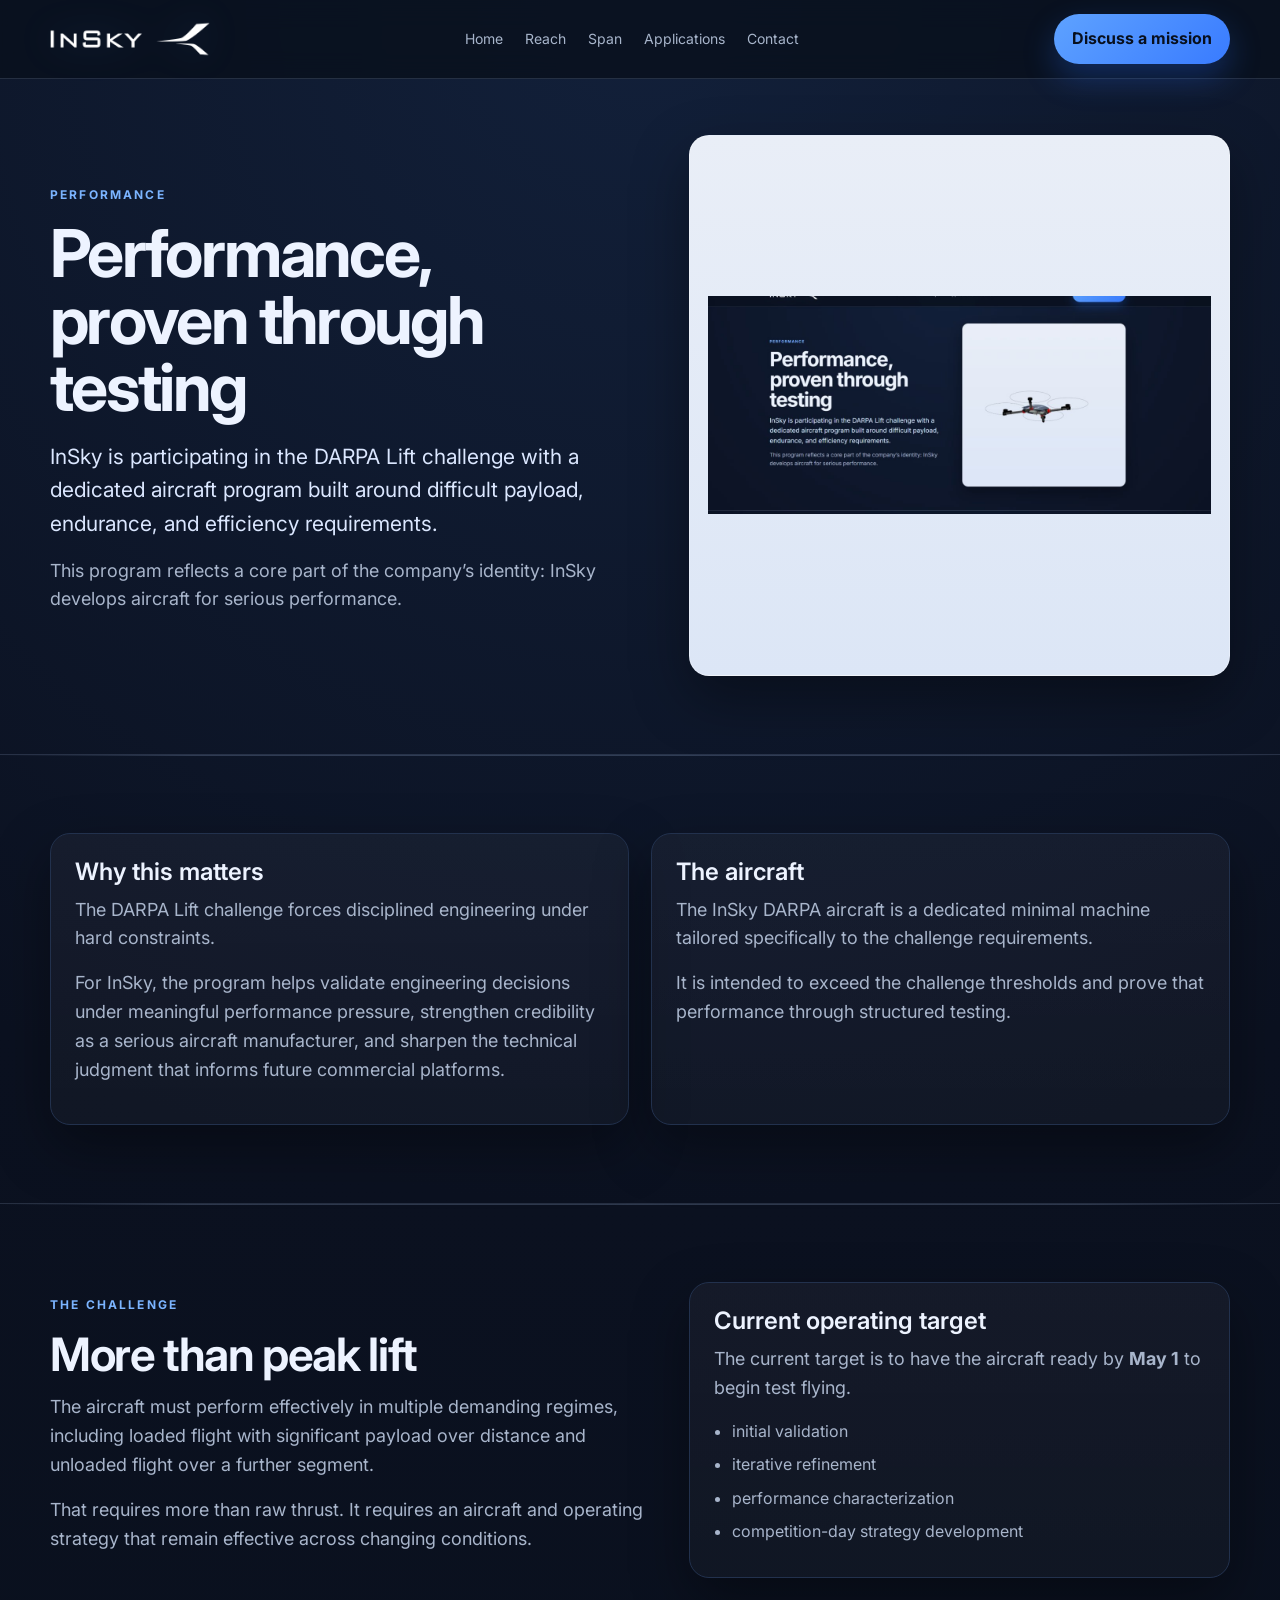
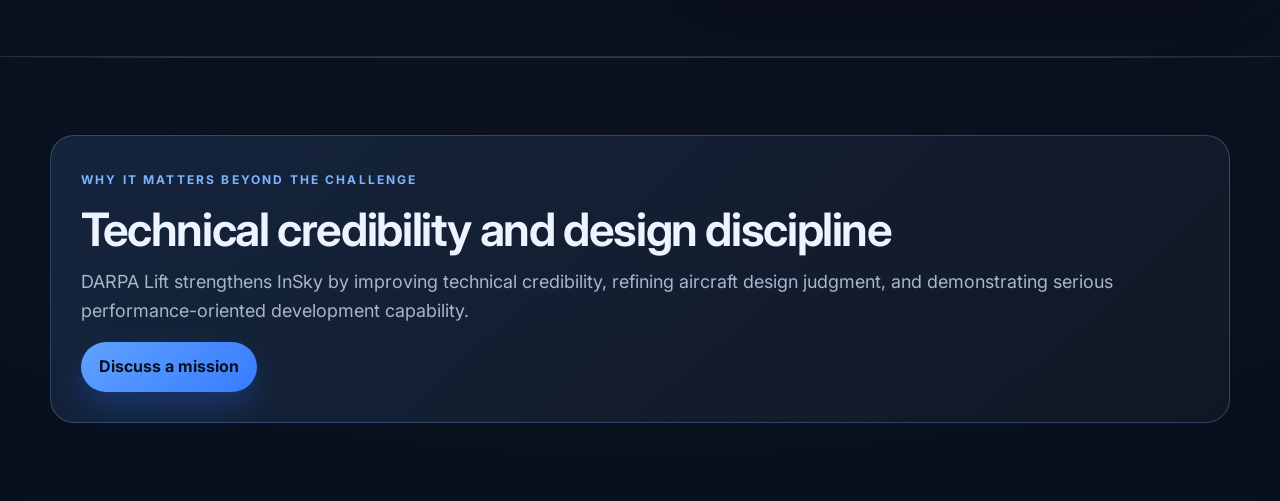
<file: performance.html>
<!DOCTYPE html>
<html lang="en">
<head>
  <meta charset="utf-8" />
  <meta name="viewport" content="width=device-width, initial-scale=1" />
  <title>InSky Performance — DARPA Lift</title>
  <meta name="description" content="InSky is participating in the DARPA Lift challenge with a dedicated aircraft program built around payload, endurance, and efficiency requirements." />
  <link rel="preconnect" href="https://fonts.googleapis.com">
  <link rel="preconnect" href="https://fonts.gstatic.com" crossorigin>
  <link href="https://fonts.googleapis.com/css2?family=Inter:wght@400;500;600;700&display=swap" rel="stylesheet">
  <link rel="stylesheet" href="./styles.css" />
</head>
<body>
  <header class="site-header">
    <div class="container nav">
      <a href="./index.html" class="brand"><img src="./logo-insky2.png" alt="InSky"></a>
      <nav class="nav-links">
        <a href="./index.html">Home</a>
        <a href="./legal.html">Reach</a>
        <a href="./span.html">Span</a>
        <a href="./applications.html">Applications</a>
        <a href="./index.html#contact">Contact</a>
      </nav>
      <a class="cta" href="./index.html#contact">Discuss a mission</a>
    </div>
  </header>

  <main>
    <section class="hero">
      <div class="container hero-grid">
        <div>
          <span class="eyebrow">Performance</span>
          <h1>Performance, proven through testing</h1>
          <p class="lead">InSky is participating in the DARPA Lift challenge with a dedicated aircraft program built around difficult payload, endurance, and efficiency requirements.</p>
          <p>This program reflects a core part of the company’s identity: InSky develops aircraft for serious performance.</p>
        </div>
        <div class="hero-visual">
          <img src="./assets/legal-hero.png" alt="InSky performance aircraft concept">
        </div>
      </div>
    </section>

    <section class="section">
      <div class="container cards-2">
        <div class="card">
          <h3>Why this matters</h3>
          <p>The DARPA Lift challenge forces disciplined engineering under hard constraints.</p>
          <p>For InSky, the program helps validate engineering decisions under meaningful performance pressure, strengthen credibility as a serious aircraft manufacturer, and sharpen the technical judgment that informs future commercial platforms.</p>
        </div>
        <div class="card">
          <h3>The aircraft</h3>
          <p>The InSky DARPA aircraft is a dedicated minimal machine tailored specifically to the challenge requirements.</p>
          <p>It is intended to exceed the challenge thresholds and prove that performance through structured testing.</p>
        </div>
      </div>
    </section>

    <section class="section">
      <div class="container split">
        <div>
          <span class="eyebrow">The challenge</span>
          <h2>More than peak lift</h2>
          <p>The aircraft must perform effectively in multiple demanding regimes, including loaded flight with significant payload over distance and unloaded flight over a further segment.</p>
          <p>That requires more than raw thrust. It requires an aircraft and operating strategy that remain effective across changing conditions.</p>
        </div>
        <div class="card">
          <h3>Current operating target</h3>
          <p>The current target is to have the aircraft ready by <strong>May 1</strong> to begin test flying.</p>
          <ul class="list">
            <li>initial validation</li>
            <li>iterative refinement</li>
            <li>performance characterization</li>
            <li>competition-day strategy development</li>
          </ul>
        </div>
      </div>
    </section>

    <section class="section">
      <div class="container band">
        <span class="eyebrow">Why it matters beyond the challenge</span>
        <h2>Technical credibility and design discipline</h2>
        <p>DARPA Lift strengthens InSky by improving technical credibility, refining aircraft design judgment, and demonstrating serious performance-oriented development capability.</p>
        <a class="cta" href="./index.html#contact">Discuss a mission</a>
      </div>
    </section>
  </main>
</body>
</html>
</file>
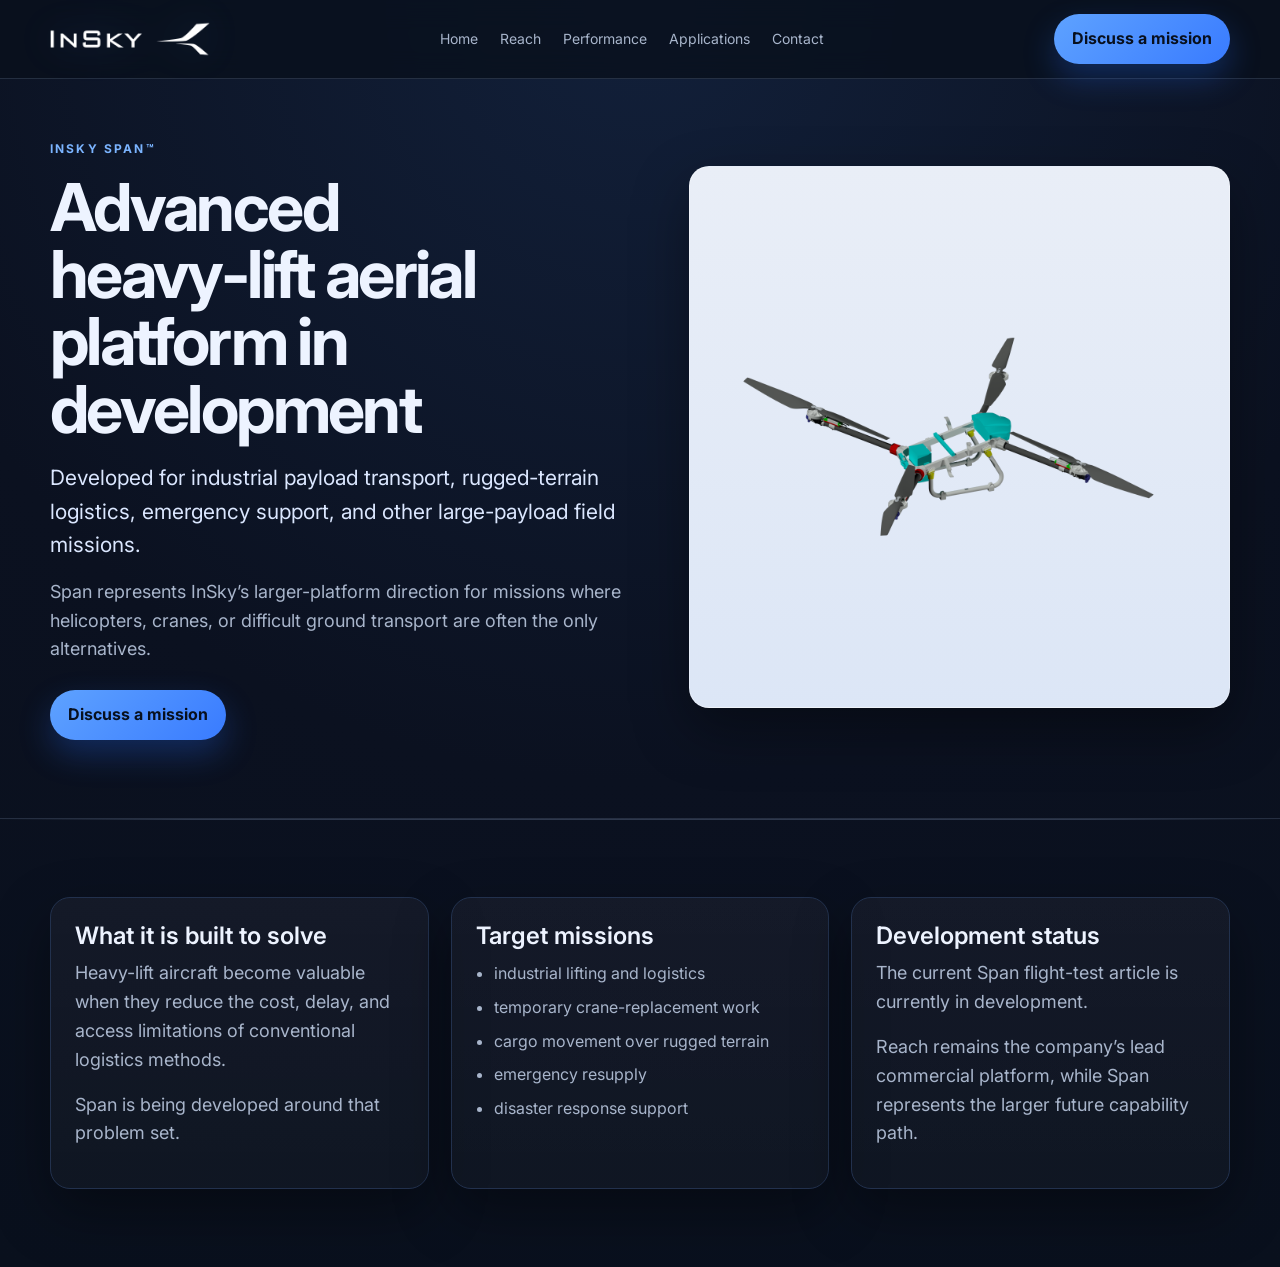
<file: span.html>
<!DOCTYPE html>
<html lang="en">
<head>
  <meta charset="utf-8" />
  <meta name="viewport" content="width=device-width, initial-scale=1" />
  <title>InSky Span — Heavy-Lift Platform in Development</title>
  <meta name="description" content="InSky Span is an advanced heavy-lift aerial platform in development for industrial payload transport, rugged-terrain logistics, emergency support, and large-payload field missions." />
  <link rel="preconnect" href="https://fonts.googleapis.com">
  <link rel="preconnect" href="https://fonts.gstatic.com" crossorigin>
  <link href="https://fonts.googleapis.com/css2?family=Inter:wght@400;500;600;700&display=swap" rel="stylesheet">
  <link rel="stylesheet" href="./styles.css" />
</head>
<body>
  <header class="site-header">
    <div class="container nav">
      <a href="./index.html" class="brand"><img src="./logo-insky2.png" alt="InSky"></a>
      <nav class="nav-links">
        <a href="./index.html">Home</a>
        <a href="./legal.html">Reach</a>
        <a href="./performance.html">Performance</a>
        <a href="./applications.html">Applications</a>
        <a href="./index.html#contact">Contact</a>
      </nav>
      <a class="cta" href="./index.html#contact">Discuss a mission</a>
    </div>
  </header>

  <main>
    <section class="hero">
      <div class="container hero-grid">
        <div>
          <span class="eyebrow">InSky Span™</span>
          <h1>Advanced heavy-lift aerial platform in development</h1>
          <p class="lead">Developed for industrial payload transport, rugged-terrain logistics, emergency support, and other large-payload field missions.</p>
          <p>Span represents InSky’s larger-platform direction for missions where helicopters, cranes, or difficult ground transport are often the only alternatives.</p>
          <div class="button-row">
            <a class="cta" href="./index.html#contact">Discuss a mission</a>
          </div>
        </div>
        <div class="hero-visual">
          <img src="./assets/hevi-proto.png" alt="InSky Span prototype render">
        </div>
      </div>
    </section>

    <section class="section">
      <div class="container cards-3">
        <div class="card">
          <h3>What it is built to solve</h3>
          <p>Heavy-lift aircraft become valuable when they reduce the cost, delay, and access limitations of conventional logistics methods.</p>
          <p>Span is being developed around that problem set.</p>
        </div>
        <div class="card">
          <h3>Target missions</h3>
          <ul class="list">
            <li>industrial lifting and logistics</li>
            <li>temporary crane-replacement work</li>
            <li>cargo movement over rugged terrain</li>
            <li>emergency resupply</li>
            <li>disaster response support</li>
          </ul>
        </div>
        <div class="card">
          <h3>Development status</h3>
          <p>The current Span flight-test article is currently in development.</p>
          <p>Reach remains the company’s lead commercial platform, while Span represents the larger future capability path.</p>
        </div>
      </div>
    </section>
  </main>
</body>
</html>
</file>
<file: styles.css>
:root{--bg:#0b1120;--surface:#121a2b;--surface-soft:#0f1728;--surface-light:#e9eef7;--surface-light-2:#dce6f6;--ink:#edf3ff;--muted:#a8b5cb;--line:#22314d;--line-soft:rgba(160,185,220,.18);--accent:#5ea2ff;--accent-2:#7bb4ff;--max:1180px;--radius:20px;--shadow:0 22px 56px rgba(0,0,0,.36)}*{box-sizing:border-box}html{scroll-behavior:smooth}body{margin:0;font-family:Inter,system-ui,-apple-system,Segoe UI,Roboto,Arial,sans-serif;background:radial-gradient(circle at top,#12203a 0%,#0b1120 55%,#09101d 100%);color:var(--ink);line-height:1.6}a{text-decoration:none;color:inherit}img{max-width:100%;display:block}.container{width:min(var(--max),calc(100% - 32px));margin:0 auto}.site-header{position:sticky;top:0;z-index:50;background:rgba(9,16,29,.82);backdrop-filter:blur(14px);border-bottom:1px solid var(--line-soft)}.nav{display:flex;align-items:center;justify-content:space-between;gap:24px;padding:14px 0}.brand img{height:36px;width:auto;filter:drop-shadow(0 0 18px rgba(94,162,255,.18))}.nav-links{display:flex;gap:22px;align-items:center}.nav-links a{font-size:14px;color:var(--muted)}.nav-links a:hover{color:var(--ink)}.cta{display:inline-flex;align-items:center;justify-content:center;padding:12px 18px;border-radius:999px;background:linear-gradient(135deg,#5ea2ff,#397bff);color:#08101e;font-weight:700;box-shadow:0 14px 32px rgba(41,112,255,.28);border:none;cursor:pointer}.cta:hover{background:linear-gradient(135deg,#7bb4ff,#4d8fff)}.cta.secondary{background:rgba(255,255,255,.03);color:var(--ink);border:1px solid var(--line-soft);box-shadow:none}.hero,.section,.footer{padding:78px 0}.hero{padding-top:56px}.hero--background{position:relative;padding:120px 0 96px;border-bottom:1px solid rgba(255,255,255,.08);background-image:linear-gradient(90deg,rgba(8,14,26,.76) 0%,rgba(8,14,26,.58) 38%,rgba(8,14,26,.28) 62%,rgba(8,14,26,.42) 100%),var(--hero-bg);background-size:cover;background-position:center center;background-repeat:no-repeat}.hero-background-inner{display:flex;align-items:center;min-height:560px}.hero-copy{max-width:620px}.hero-stats{display:flex;gap:14px;flex-wrap:wrap;margin-top:22px}.hero-stat{min-width:160px;padding:14px 16px;border-radius:18px;background:rgba(10,16,28,.42);border:1px solid rgba(255,255,255,.14);backdrop-filter:blur(8px)}.hero-stat strong{display:block;font-size:2rem;line-height:1;font-weight:800;color:#fff}.hero-stat span{display:block;margin-top:6px;font-size:.92rem;color:#c7d4ea}.section{border-top:1px solid var(--line-soft);position:relative}.section.alt{background:linear-gradient(180deg,rgba(255,255,255,.02) 0%,rgba(255,255,255,.01) 100%)}.section::before,.footer::before{content:"";display:block;position:absolute;left:0;right:0;top:0;height:1px;background:linear-gradient(90deg,rgba(255,255,255,0) 0%,rgba(170,195,235,.22) 15%,rgba(170,195,235,.22) 85%,rgba(255,255,255,0) 100%)}.footer{border-top:1px solid rgba(255,255,255,.05);position:relative}.hero-grid,.split,.footer-grid{display:grid;grid-template-columns:1.05fr .95fr;gap:40px;align-items:center}.split.reverse{grid-template-columns:.95fr 1.05fr}.eyebrow{display:inline-block;font-size:12px;letter-spacing:.18em;text-transform:uppercase;color:#7bb4ff;margin-bottom:16px;font-weight:700}h1{font-size:clamp(38px,6vw,66px);line-height:1.02;letter-spacing:-.04em;margin:0 0 18px;font-weight:700;max-width:11ch}h2{font-size:clamp(30px,4vw,46px);line-height:1.07;letter-spacing:-.03em;margin:0 0 14px;font-weight:650}h3{font-size:24px;line-height:1.15;margin:0 0 10px;font-weight:600}p{margin:0 0 16px;color:var(--muted);font-size:18px}.lead{font-size:21px;color:#dbe7ff;max-width:38rem}.button-row{display:flex;gap:14px;flex-wrap:wrap;margin-top:26px}.hero-visual,.visual-panel,.card,.form-panel,.spec,.metric{background:linear-gradient(180deg,rgba(255,255,255,.04),rgba(255,255,255,.025));border:1px solid var(--line);box-shadow:var(--shadow);border-radius:var(--radius)}.hero-visual,.visual-panel{padding:18px;min-height:520px;display:flex;align-items:center;justify-content:center;background:linear-gradient(180deg,var(--surface-light),var(--surface-light-2));border:1px solid rgba(255,255,255,.28);overflow:hidden}.hero-visual img,.visual-panel img{width:100%;height:100%;max-width:none;max-height:none;object-fit:contain;object-position:center center;border-radius:12px}.hero-visual img{aspect-ratio:1 / 1}.visual-panel img{aspect-ratio:4 / 3}.hero-visual--cover,.visual-panel--cover{padding:0;background:#0b1120}.hero-visual--cover img,.visual-panel--cover img{border-radius:0;object-fit:cover}.hero-visual--cover{min-height:480px;max-width:520px;margin-left:auto}.hero-visual--square{min-height:auto;aspect-ratio:4 / 5;max-width:480px}.hero-visual--square img{aspect-ratio:4 / 5;object-fit:cover;object-position:center center;background:#0b1120}.hero-visual--cover:not(.hero-visual--square) img{aspect-ratio:4 / 3}.visual-panel--reach-wide{padding:0;background:#0b1120;min-height:400px;max-width:560px;margin-left:auto;aspect-ratio:16 / 10}.visual-panel--reach-wide img{border-radius:0;object-fit:cover;object-position:center center;aspect-ratio:16 / 10}.visual-panel--reach-front{padding:0;background:#0b1120;min-height:400px;max-width:460px;aspect-ratio:4 / 5}.visual-panel--reach-front img{border-radius:0;object-fit:cover;object-position:center center;aspect-ratio:4 / 5;background:#0b1120}.visual-panel--home-payload{padding:0;background:#0b1120;min-height:380px;max-width:520px;margin-left:auto;aspect-ratio:16 / 10}.visual-panel--home-payload img{border-radius:0;object-fit:cover;object-position:center center;aspect-ratio:16 / 10;background:#0b1120}.visual-panel--home-reach{padding:0;background:#0b1120;min-height:420px;max-width:500px;margin-left:auto;aspect-ratio:4 / 5}.visual-panel--home-reach img{border-radius:0;object-fit:cover;object-position:center center;aspect-ratio:4 / 5;background:#0b1120}.visual-panel--generator{padding:24px;background:#ffffff;min-height:520px;max-width:430px;margin-left:auto;border:1px solid rgba(8,14,26,.08)}.visual-panel--generator img{border-radius:0;object-fit:contain;object-position:center center;aspect-ratio:4 / 5;background:#ffffff}.cards-3{display:grid;grid-template-columns:repeat(3,1fr);gap:22px}.cards-2{display:grid;grid-template-columns:repeat(2,1fr);gap:22px}.card{padding:24px}.spec-grid{display:grid;grid-template-columns:repeat(3,1fr);gap:14px}.spec{padding:16px}.spec strong{display:block;font-size:12px;letter-spacing:.12em;text-transform:uppercase;color:#8fa4c6;margin-bottom:8px}.spec span{font-size:18px;color:var(--ink);font-weight:620}.list{padding-left:18px;margin:12px 0 0}.list li{margin:8px 0;color:var(--muted)}.band{padding:30px;border-radius:24px;background:linear-gradient(135deg,rgba(94,162,255,.14),rgba(255,255,255,.03));border:1px solid rgba(123,180,255,.28)}.small{font-size:14px;color:var(--muted)}form{display:grid;gap:12px}input,textarea{width:100%;padding:14px 15px;border-radius:14px;border:1px solid var(--line);background:#0d1525;color:var(--ink);font:inherit}textarea{min-height:140px;resize:vertical}.notice{margin-bottom:14px;padding:12px 14px;border-radius:12px;background:rgba(46,160,90,.15);border:1px solid rgba(80,200,120,.28);color:#c9ffd9}@media (max-width:980px){.hero-grid,.split,.split.reverse,.footer-grid{grid-template-columns:1fr}.cards-3,.cards-2{grid-template-columns:1fr}.spec-grid{grid-template-columns:repeat(2,1fr)}.nav-links{display:none}.hero-visual,.visual-panel{min-height:400px}.hero--background{padding:88px 0 72px;background-position:62% center}.hero-background-inner{min-height:420px}h1{max-width:none}}@media (max-width:640px){.hero,.section,.footer{padding:60px 0}.spec-grid{grid-template-columns:1fr}.brand img{height:30px}p{font-size:17px}}
</file>
